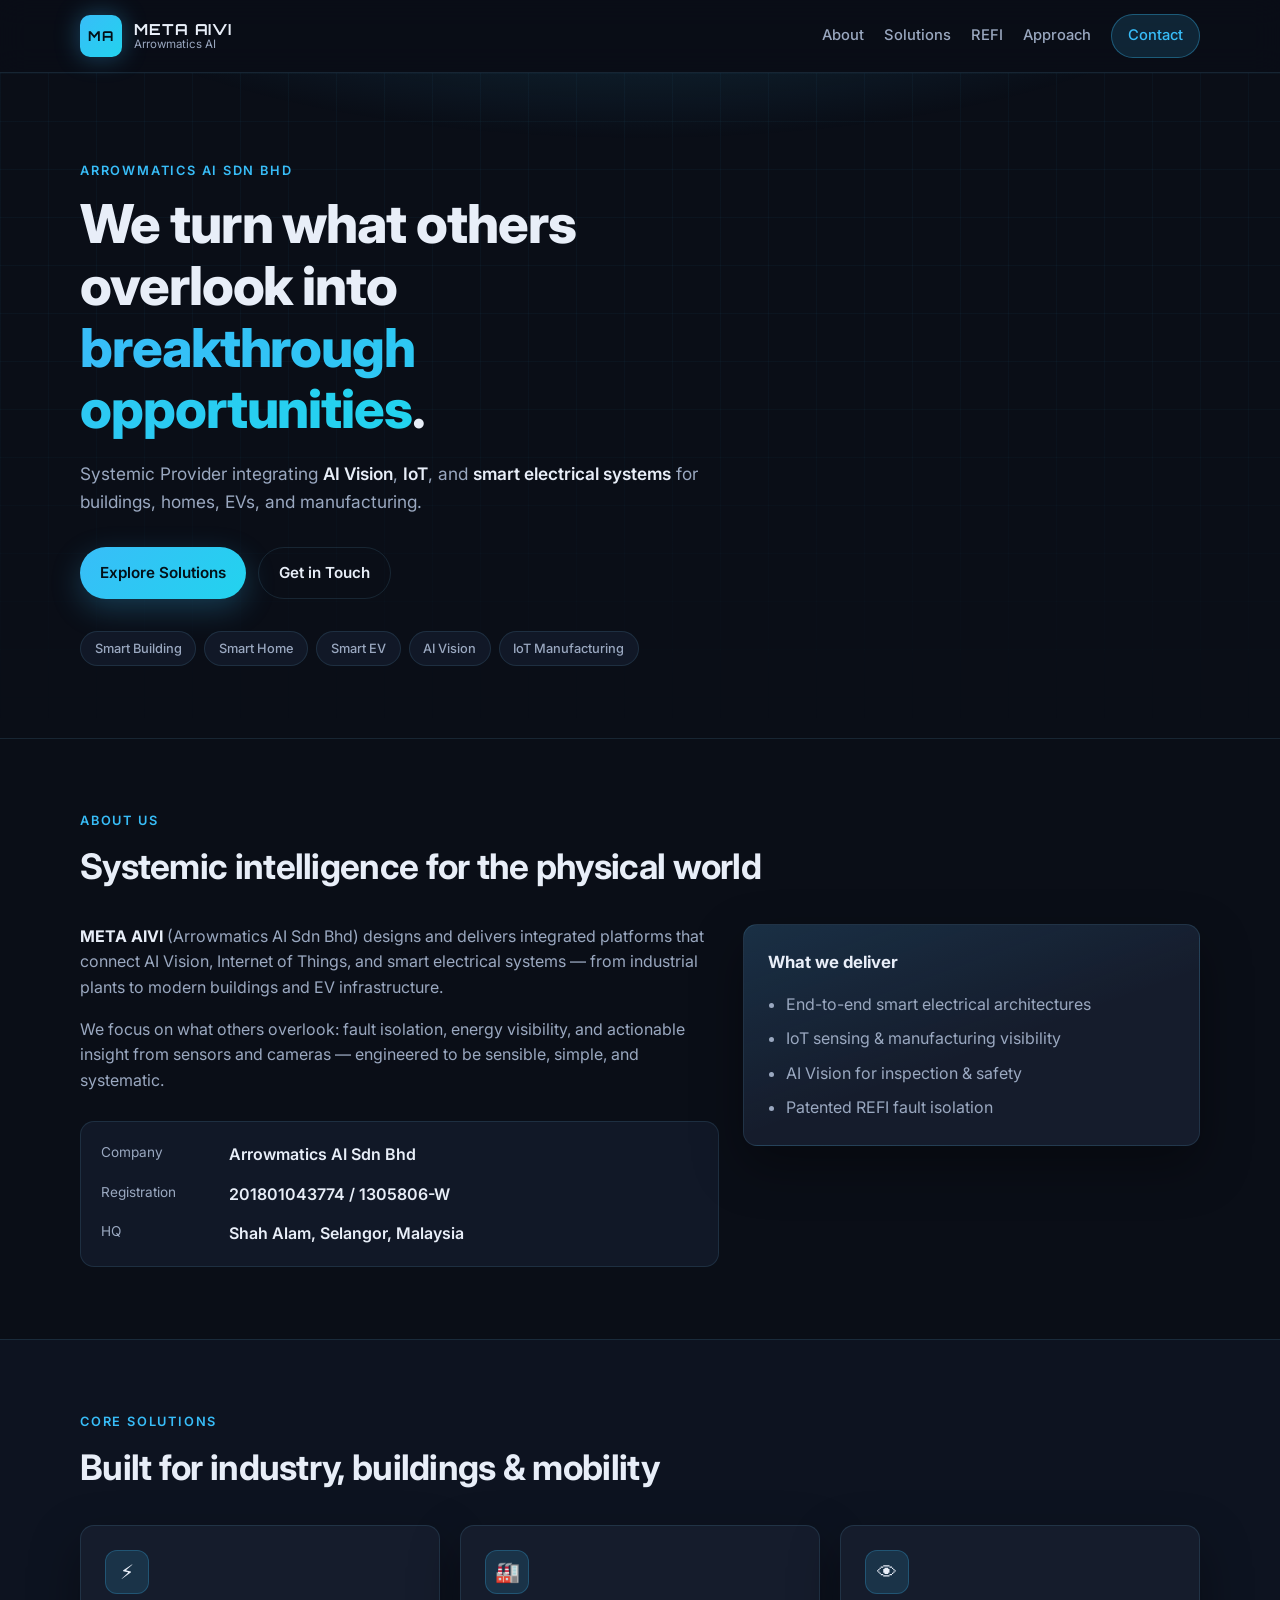
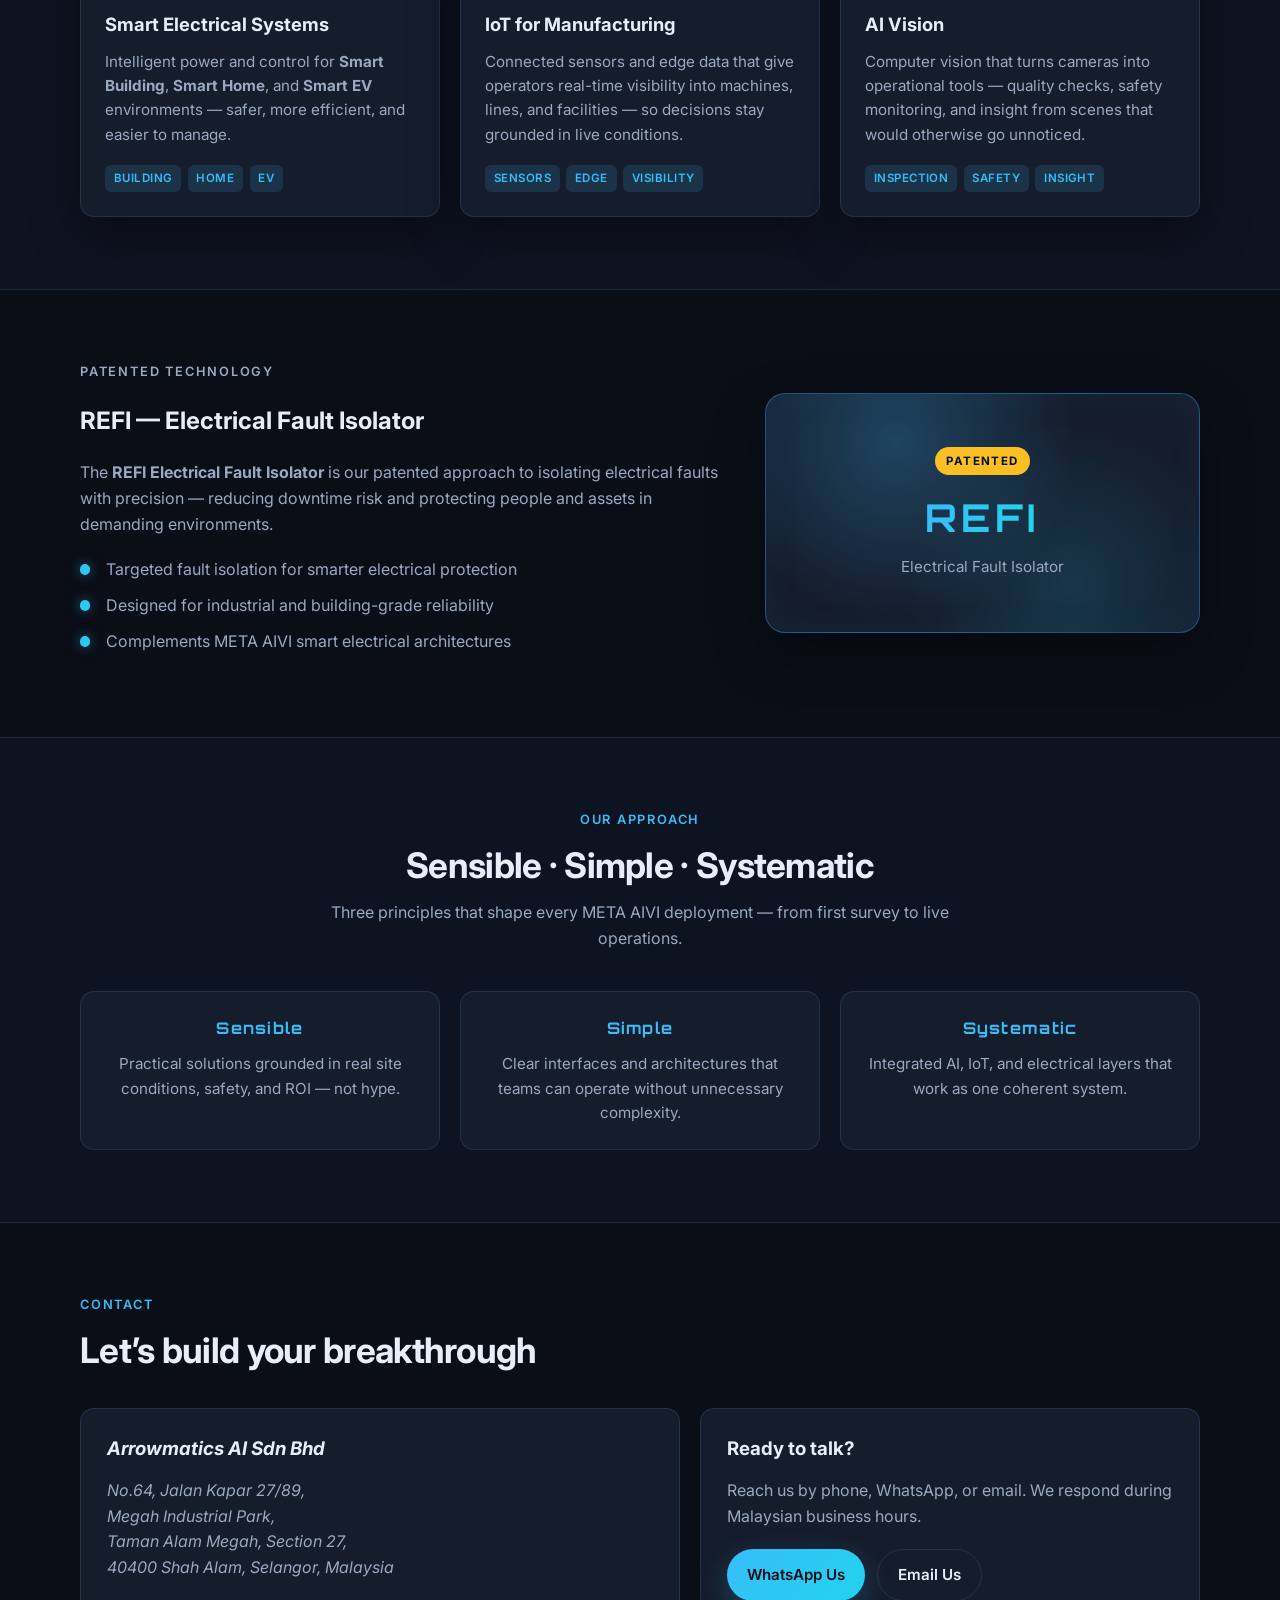
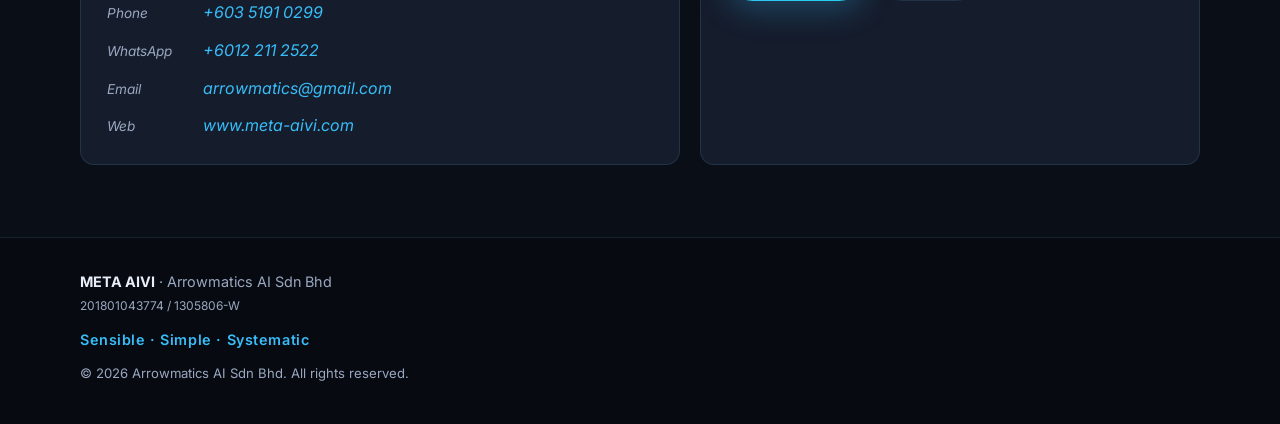
<file: index.html>
<!DOCTYPE html>
<html lang="en">
<head>
  <meta charset="UTF-8" />
  <meta name="viewport" content="width=device-width, initial-scale=1.0" />
  <meta name="description" content="Arrowmatics AI (META AIVI) — Systemic Provider integrating AI Vision, IoT, and smart electrical systems. We turn what others overlook into breakthrough opportunities." />
  <meta name="theme-color" content="#0a0e17" />
  <title>META AIVI | Arrowmatics AI — Smart Electrical, IoT &amp; AI Vision</title>
  <link rel="stylesheet" href="styles.css" />
  <link rel="preconnect" href="https://fonts.googleapis.com" />
  <link rel="preconnect" href="https://fonts.gstatic.com" crossorigin />
  <link href="https://fonts.googleapis.com/css2?family=Inter:wght@400;500;600;700;800&family=Orbitron:wght@600;700&display=swap" rel="stylesheet" />
</head>
<body>
  <header class="site-header">
    <div class="container header-inner">
      <a href="#home" class="logo">
        <span class="logo-mark">MA</span>
        <span class="logo-text">
          <strong>META AIVI</strong>
          <small>Arrowmatics AI</small>
        </span>
      </a>
      <button class="nav-toggle" id="navToggle" aria-label="Open menu" aria-expanded="false">
        <span></span><span></span><span></span>
      </button>
      <nav class="site-nav" id="siteNav">
        <a href="#about">About</a>
        <a href="#solutions">Solutions</a>
        <a href="#refi">REFI</a>
        <a href="#approach">Approach</a>
        <a href="#contact" class="nav-cta">Contact</a>
      </nav>
    </div>
  </header>

  <main>
    <section id="home" class="hero">
      <div class="hero-grid" aria-hidden="true"></div>
      <div class="container hero-content">
        <p class="eyebrow">Arrowmatics AI Sdn Bhd</p>
        <h1>We turn what others overlook into <span class="accent">breakthrough opportunities</span>.</h1>
        <p class="hero-lead">
          Systemic Provider integrating <strong>AI Vision</strong>, <strong>IoT</strong>, and
          <strong>smart electrical systems</strong> for buildings, homes, EVs, and manufacturing.
        </p>
        <div class="hero-actions">
          <a href="#solutions" class="btn btn-primary">Explore Solutions</a>
          <a href="#contact" class="btn btn-ghost">Get in Touch</a>
        </div>
        <ul class="hero-pills" aria-label="Core focus areas">
          <li>Smart Building</li>
          <li>Smart Home</li>
          <li>Smart EV</li>
          <li>AI Vision</li>
          <li>IoT Manufacturing</li>
        </ul>
      </div>
    </section>

    <section id="about" class="section">
      <div class="container">
        <div class="section-head">
          <p class="eyebrow">About Us</p>
          <h2>Systemic intelligence for the physical world</h2>
        </div>
        <div class="about-grid">
          <div class="about-copy">
            <p>
              <strong>META AIVI</strong> (Arrowmatics AI Sdn Bhd) designs and delivers integrated
              platforms that connect AI Vision, Internet of Things, and smart electrical systems —
              from industrial plants to modern buildings and EV infrastructure.
            </p>
            <p>
              We focus on what others overlook: fault isolation, energy visibility, and actionable
              insight from sensors and cameras — engineered to be sensible, simple, and systematic.
            </p>
            <dl class="company-meta">
              <div>
                <dt>Company</dt>
                <dd>Arrowmatics AI Sdn Bhd</dd>
              </div>
              <div>
                <dt>Registration</dt>
                <dd>201801043774 / 1305806-W</dd>
              </div>
              <div>
                <dt>HQ</dt>
                <dd>Shah Alam, Selangor, Malaysia</dd>
              </div>
            </dl>
          </div>
          <aside class="about-card">
            <h3>What we deliver</h3>
            <ul>
              <li>End-to-end smart electrical architectures</li>
              <li>IoT sensing &amp; manufacturing visibility</li>
              <li>AI Vision for inspection &amp; safety</li>
              <li>Patented REFI fault isolation</li>
            </ul>
          </aside>
        </div>
      </div>
    </section>

    <section id="solutions" class="section section-alt">
      <div class="container">
        <div class="section-head">
          <p class="eyebrow">Core Solutions</p>
          <h2>Built for industry, buildings &amp; mobility</h2>
        </div>
        <div class="cards">
          <article class="card">
            <div class="card-icon" aria-hidden="true">⚡</div>
            <h3>Smart Electrical Systems</h3>
            <p>
              Intelligent power and control for <strong>Smart Building</strong>,
              <strong>Smart Home</strong>, and <strong>Smart EV</strong> environments —
              safer, more efficient, and easier to manage.
            </p>
            <ul class="card-tags">
              <li>Building</li>
              <li>Home</li>
              <li>EV</li>
            </ul>
          </article>
          <article class="card">
            <div class="card-icon" aria-hidden="true">🏭</div>
            <h3>IoT for Manufacturing</h3>
            <p>
              Connected sensors and edge data that give operators real-time visibility into
              machines, lines, and facilities — so decisions stay grounded in live conditions.
            </p>
            <ul class="card-tags">
              <li>Sensors</li>
              <li>Edge</li>
              <li>Visibility</li>
            </ul>
          </article>
          <article class="card">
            <div class="card-icon" aria-hidden="true">👁</div>
            <h3>AI Vision</h3>
            <p>
              Computer vision that turns cameras into operational tools — quality checks,
              safety monitoring, and insight from scenes that would otherwise go unnoticed.
            </p>
            <ul class="card-tags">
              <li>Inspection</li>
              <li>Safety</li>
              <li>Insight</li>
            </ul>
          </article>
        </div>
      </div>
    </section>

    <section id="refi" class="section">
      <div class="container refi-layout">
        <div class="refi-copy">
          <p class="eyebrow">Patented Technology</p>
          <h2>REFI — Electrical Fault Isolator</h2>
          <p>
            The <strong>REFI Electrical Fault Isolator</strong> is our patented approach to
            isolating electrical faults with precision — reducing downtime risk and protecting
            people and assets in demanding environments.
          </p>
          <ul class="checklist">
            <li>Targeted fault isolation for smarter electrical protection</li>
            <li>Designed for industrial and building-grade reliability</li>
            <li>Complements META AIVI smart electrical architectures</li>
          </ul>
        </div>
        <div class="refi-badge">
          <span class="badge-label">Patented</span>
          <span class="badge-title">REFI</span>
          <span class="badge-sub">Electrical Fault Isolator</span>
        </div>
      </div>
    </section>

    <section id="approach" class="section section-alt">
      <div class="container">
        <div class="section-head center">
          <p class="eyebrow">Our Approach</p>
          <h2>Sensible · Simple · Systematic</h2>
          <p class="section-lead">
            Three principles that shape every META AIVI deployment — from first survey to live operations.
          </p>
        </div>
        <div class="pillars">
          <article class="pillar">
            <h3>Sensible</h3>
            <p>Practical solutions grounded in real site conditions, safety, and ROI — not hype.</p>
          </article>
          <article class="pillar">
            <h3>Simple</h3>
            <p>Clear interfaces and architectures that teams can operate without unnecessary complexity.</p>
          </article>
          <article class="pillar">
            <h3>Systematic</h3>
            <p>Integrated AI, IoT, and electrical layers that work as one coherent system.</p>
          </article>
        </div>
      </div>
    </section>

    <section id="contact" class="section contact">
      <div class="container">
        <div class="section-head">
          <p class="eyebrow">Contact</p>
          <h2>Let’s build your breakthrough</h2>
        </div>
        <div class="contact-grid">
          <address class="contact-card">
            <h3>Arrowmatics AI Sdn Bhd</h3>
            <p>
              No.64, Jalan Kapar 27/89,<br />
              Megah Industrial Park,<br />
              Taman Alam Megah, Section 27,<br />
              40400 Shah Alam, Selangor, Malaysia
            </p>
            <ul class="contact-list">
              <li>
                <span>Phone</span>
                <a href="tel:+60351910299">+603 5191 0299</a>
              </li>
              <li>
                <span>WhatsApp</span>
                <a href="https://wa.me/60122112522" target="_blank" rel="noopener noreferrer">+6012 211 2522</a>
              </li>
              <li>
                <span>Email</span>
                <a href="mailto:arrowmatics@gmail.com">arrowmatics@gmail.com</a>
              </li>
              <li>
                <span>Web</span>
                <a href="https://www.meta-aivi.com">www.meta-aivi.com</a>
              </li>
            </ul>
          </address>
          <div class="contact-cta-panel">
            <h3>Ready to talk?</h3>
            <p>Reach us by phone, WhatsApp, or email. We respond during Malaysian business hours.</p>
            <div class="hero-actions">
              <a class="btn btn-primary" href="https://wa.me/60122112522" target="_blank" rel="noopener noreferrer">WhatsApp Us</a>
              <a class="btn btn-ghost" href="mailto:arrowmatics@gmail.com">Email Us</a>
            </div>
          </div>
        </div>
      </div>
    </section>
  </main>

  <footer class="site-footer">
    <div class="container footer-inner">
      <div>
        <strong>META AIVI</strong> · Arrowmatics AI Sdn Bhd<br />
        <small>201801043774 / 1305806-W</small>
      </div>
      <p class="footer-tag">Sensible · Simple · Systematic</p>
      <p class="footer-copy">&copy; <span id="year"></span> Arrowmatics AI Sdn Bhd. All rights reserved.</p>
    </div>
  </footer>

  <script>
    (function () {
      var toggle = document.getElementById('navToggle');
      var nav = document.getElementById('siteNav');
      var year = document.getElementById('year');
      if (year) year.textContent = new Date().getFullYear();
      if (toggle && nav) {
        toggle.addEventListener('click', function () {
          var open = nav.classList.toggle('is-open');
          toggle.setAttribute('aria-expanded', open ? 'true' : 'false');
          toggle.setAttribute('aria-label', open ? 'Close menu' : 'Open menu');
        });
        nav.querySelectorAll('a').forEach(function (link) {
          link.addEventListener('click', function () {
            nav.classList.remove('is-open');
            toggle.setAttribute('aria-expanded', 'false');
            toggle.setAttribute('aria-label', 'Open menu');
          });
        });
      }
    })();
  </script>
</body>
</html>
</file>
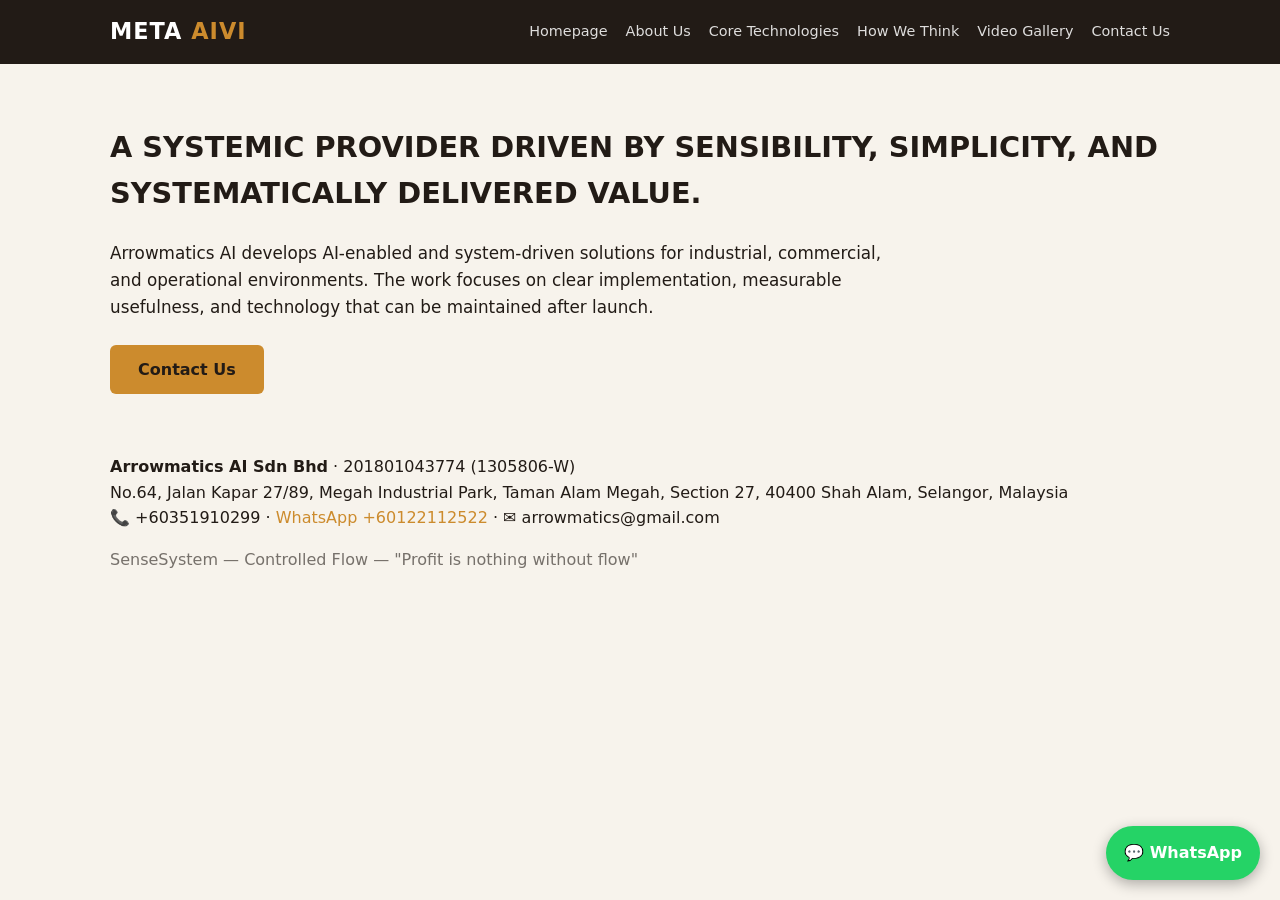
<file: pages/about.html>
<!DOCTYPE html>
<html lang="en">
<head>
<meta charset="utf-8"><meta name="viewport" content="width=device-width,initial-scale=1">
<title>About Us — META AIVI</title>
<meta name="description" content="Arrowmatics AI — a Systemic Provider delivering AI Vision, IoT and smart electrical systems.">
<link rel="stylesheet" href="../assets/css/style.css">
</head>
<body>
<header><div class="wrap"><div class="logo">META <span>AIVI</span></div><nav id="nav"></nav></div></header>
<section><div class="wrap">
  <h2 class="section-title" id="t"></h2>
  <p id="b" style="max-width:780px;font-size:1.05rem"></p>
  <a class="btn" href="contact.html" style="margin-top:24px">Contact Us</a>
</div></section>
<footer id="footer"></footer>
<a class="whatsapp-float" id="wa" target="_blank">💬 WhatsApp</a>
<script src="../assets/js/cms.js"></script>
<script>(async()=>{const c=await CMS.loadContent();
document.getElementById('nav').innerHTML=CMS.renderNav(c.nav,'About Us');
document.getElementById('t').textContent=c.about.title;
document.getElementById('b').textContent=c.about.body;
document.getElementById('footer').innerHTML=CMS.renderFooter(c.site);
document.getElementById('wa').href=CMS.waLink(c.site.whatsapp);})();</script>
</body></html>
</file>
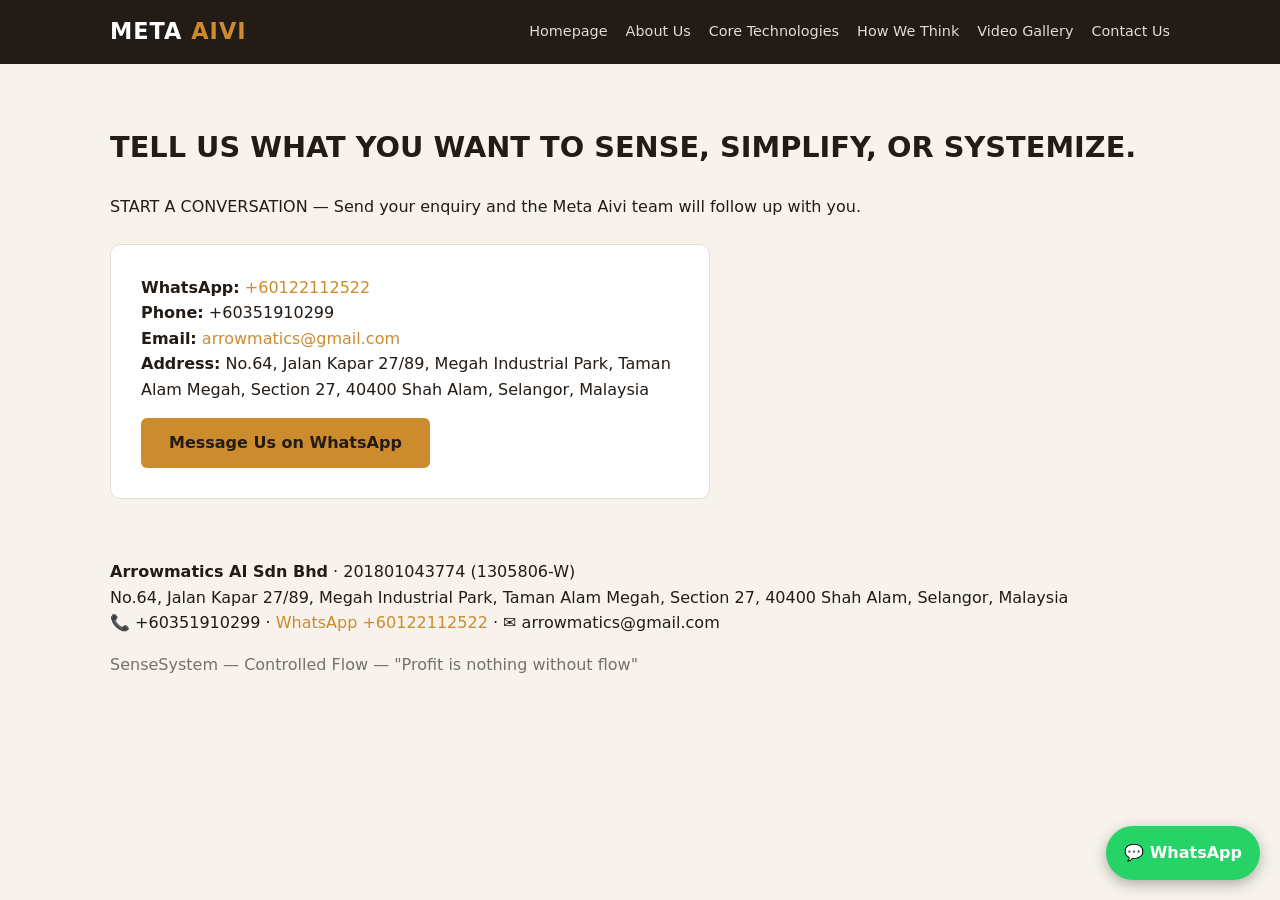
<file: pages/contact.html>
<!DOCTYPE html>
<html lang="en">
<head>
<meta charset="utf-8"><meta name="viewport" content="width=device-width,initial-scale=1">
<title>Contact Us — META AIVI</title>
<meta name="description" content="Tell us what you want to sense, simplify, or systemize. Start a conversation with Meta Aivi.">
<link rel="stylesheet" href="../assets/css/style.css">
</head>
<body>
<header><div class="wrap"><div class="logo">META <span>AIVI</span></div><nav id="nav"></nav></div></header>
<section><div class="wrap">
  <h2 class="section-title" id="t"></h2>
  <p id="s" style="margin-bottom:24px"></p>
  <div class="contact-box">
    <p><strong>WhatsApp:</strong> <a id="wa2" target="_blank"></a></p>
    <p><strong>Phone:</strong> <span id="ph"></span></p>
    <p><strong>Email:</strong> <a id="em"></a></p>
    <p><strong>Address:</strong> <span id="ad"></span></p>
    <a class="btn" id="wa1" target="_blank" style="margin-top:16px;display:inline-block">Message Us on WhatsApp</a>
  </div>
</div></section>
<footer id="footer"></footer>
<a class="whatsapp-float" id="wa" target="_blank">💬 WhatsApp</a>
<script src="../assets/js/cms.js"></script>
<script>(async()=>{const c=await CMS.loadContent();const s=c.site;
document.getElementById('nav').innerHTML=CMS.renderNav(c.nav,'Contact Us');
document.getElementById('t').textContent=c.contact.title;
document.getElementById('s').textContent=c.contact.sub;
document.getElementById('wa2').textContent=s.whatsapp;document.getElementById('wa2').href=CMS.waLink(s.whatsapp);
document.getElementById('wa1').href=CMS.waLink(s.whatsapp);
document.getElementById('ph').textContent=s.phone;
document.getElementById('em').textContent=s.email;document.getElementById('em').href='mailto:'+s.email;
document.getElementById('ad').textContent=s.address;
document.getElementById('footer').innerHTML=CMS.renderFooter(s);
document.getElementById('wa').href=CMS.waLink(s.whatsapp);})();</script>
</body></html>
</file>
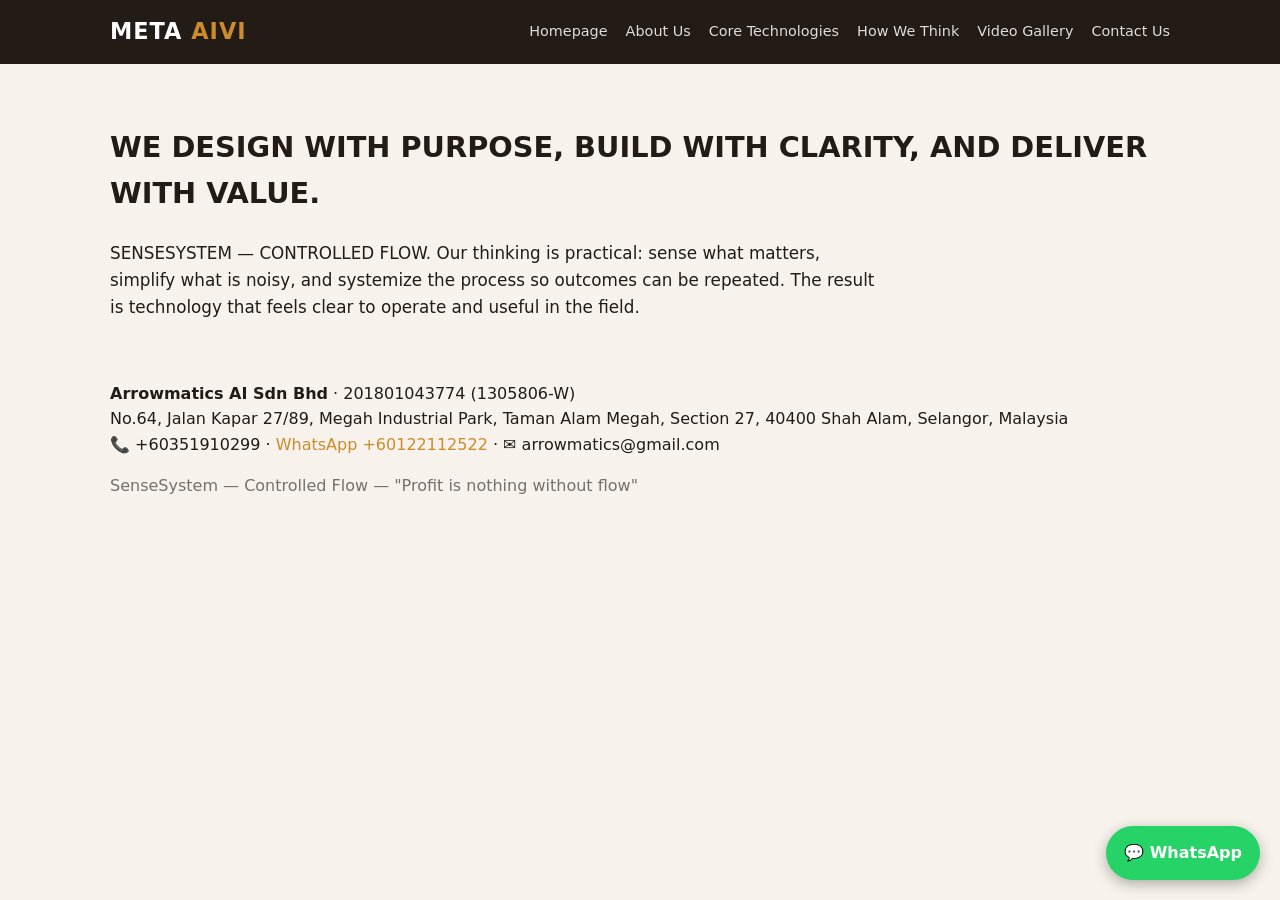
<file: pages/how-we-think.html>
<!DOCTYPE html>
<html lang="en">
<head>
<meta charset="utf-8"><meta name="viewport" content="width=device-width,initial-scale=1">
<title>How We Think — META AIVI</title>
<meta name="description" content="SenseSystem — Controlled Flow. Sense what matters, simplify what is noisy, systemize the process.">
<link rel="stylesheet" href="../assets/css/style.css">
</head>
<body>
<header><div class="wrap"><div class="logo">META <span>AIVI</span></div><nav id="nav"></nav></div></header>
<section><div class="wrap">
  <h2 class="section-title" id="t"></h2>
  <p id="b" style="max-width:780px;font-size:1.05rem"></p>
</div></section>
<footer id="footer"></footer>
<a class="whatsapp-float" id="wa" target="_blank">💬 WhatsApp</a>
<script src="../assets/js/cms.js"></script>
<script>(async()=>{const c=await CMS.loadContent();
document.getElementById('nav').innerHTML=CMS.renderNav(c.nav,'How We Think');
document.getElementById('t').textContent=c.how.title;
document.getElementById('b').textContent=c.how.body;
document.getElementById('footer').innerHTML=CMS.renderFooter(c.site);
document.getElementById('wa').href=CMS.waLink(c.site.whatsapp);})();</script>
</body></html>
</file>
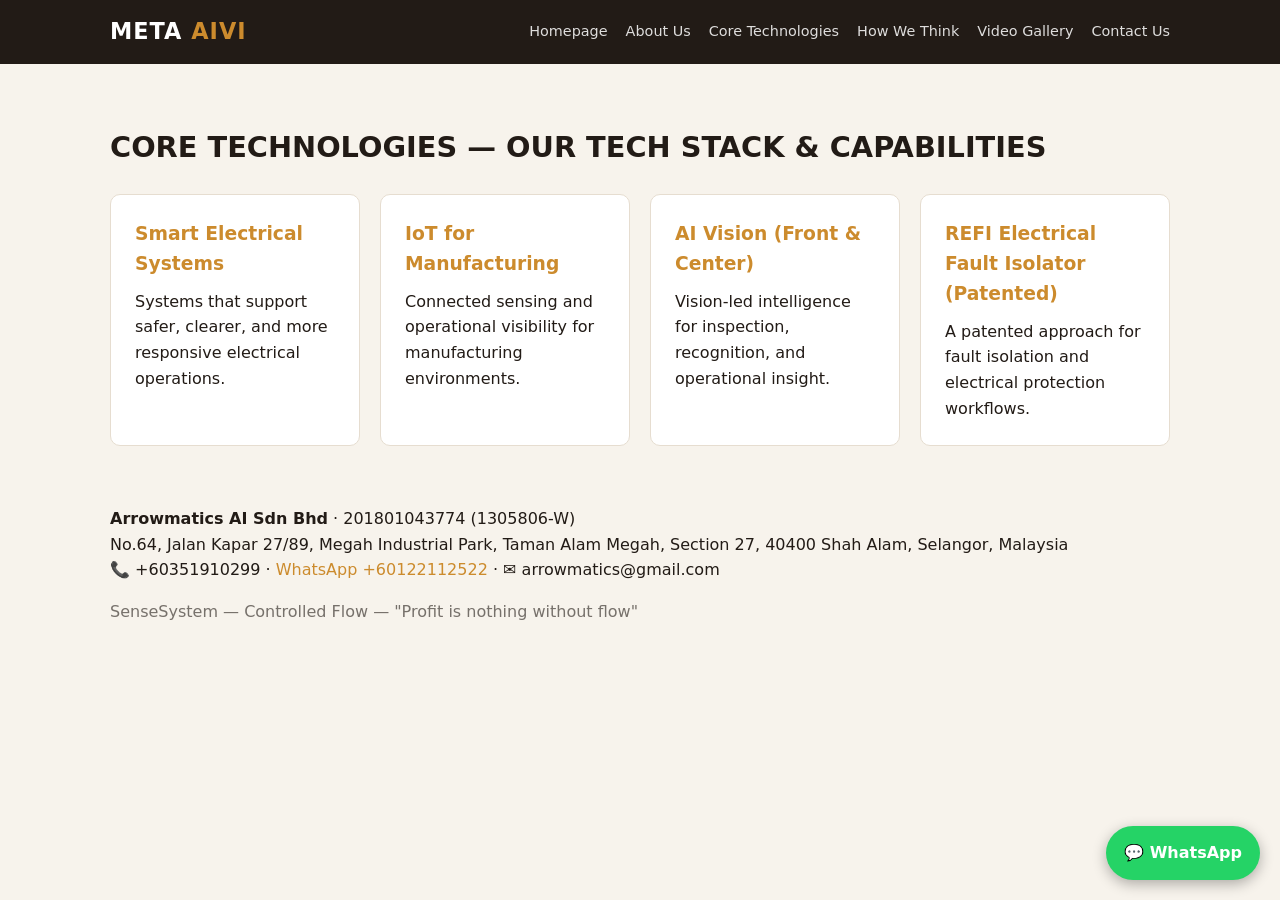
<file: pages/technologies.html>
<!DOCTYPE html>
<html lang="en">
<head>
<meta charset="utf-8"><meta name="viewport" content="width=device-width,initial-scale=1">
<title>Core Technologies — META AIVI</title>
<meta name="description" content="Our tech stack: Smart Electrical Systems, IoT for Manufacturing, AI Vision, REFI Electrical Fault Isolator.">
<link rel="stylesheet" href="../assets/css/style.css">
</head>
<body>
<header><div class="wrap"><div class="logo">META <span>AIVI</span></div><nav id="nav"></nav></div></header>
<section><div class="wrap">
  <h2 class="section-title" id="t"></h2>
  <div class="grid" id="grid"></div>
</div></section>
<footer id="footer"></footer>
<a class="whatsapp-float" id="wa" target="_blank">💬 WhatsApp</a>
<script src="../assets/js/cms.js"></script>
<script>(async()=>{const c=await CMS.loadContent();
document.getElementById('nav').innerHTML=CMS.renderNav(c.nav,'Core Technologies');
document.getElementById('t').textContent=c.technologies.title;
document.getElementById('grid').innerHTML=c.technologies.items.map(i=>
  `<div class="card"><h3>${i.name}</h3><p>${i.desc}</p></div>`).join('');
document.getElementById('footer').innerHTML=CMS.renderFooter(c.site);
document.getElementById('wa').href=CMS.waLink(c.site.whatsapp);})();</script>
</body></html>
</file>
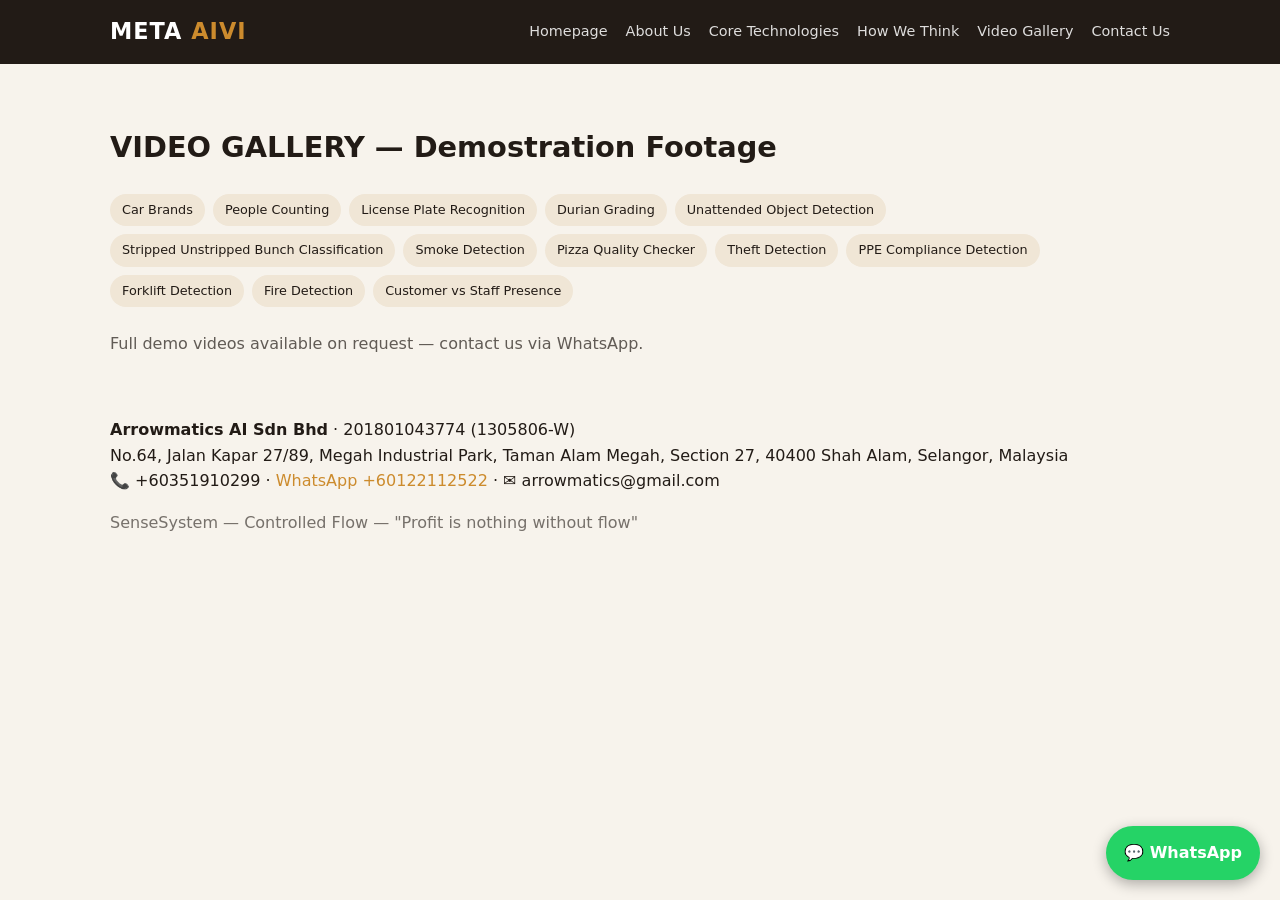
<file: pages/video-gallery.html>
<!DOCTYPE html>
<html lang="en">
<head>
<meta charset="utf-8"><meta name="viewport" content="width=device-width,initial-scale=1">
<title>Video Gallery — META AIVI</title>
<meta name="description" content="Meta Aivi demonstration footage: AI Vision use cases across industries.">
<link rel="stylesheet" href="../assets/css/style.css">
</head>
<body>
<header><div class="wrap"><div class="logo">META <span>AIVI</span></div><nav id="nav"></nav></div></header>
<section><div class="wrap">
  <h2 class="section-title">VIDEO GALLERY — Demostration Footage</h2>
  <div class="tags" id="tags"></div>
  <p style="margin-top:24px;opacity:.7">Full demo videos available on request — contact us via WhatsApp.</p>
</div></section>
<footer id="footer"></footer>
<a class="whatsapp-float" id="wa" target="_blank">💬 WhatsApp</a>
<script src="../assets/js/cms.js"></script>
<script>(async()=>{const c=await CMS.loadContent();
document.getElementById('nav').innerHTML=CMS.renderNav(c.nav,'Video Gallery');
document.getElementById('tags').innerHTML=c.home.videos.map(v=>`<span class="tag">${v}</span>`).join('');
document.getElementById('footer').innerHTML=CMS.renderFooter(c.site);
document.getElementById('wa').href=CMS.waLink(c.site.whatsapp);})();</script>
</body></html>
</file>
<file: styles.css>
/* META AIVI — Arrowmatics AI marketing site */
:root {
  --bg: #0a0e17;
  --bg-elevated: #111827;
  --bg-card: #151c2c;
  --bg-alt: #0d1320;
  --border: rgba(125, 211, 252, 0.12);
  --text: #e8eef8;
  --text-muted: #9aa8c0;
  --accent: #38bdf8;
  --accent-2: #22d3ee;
  --accent-soft: rgba(56, 189, 248, 0.14);
  --warn: #fbbf24;
  --radius: 14px;
  --shadow: 0 20px 50px rgba(0, 0, 0, 0.35);
  --font: "Inter", system-ui, -apple-system, Segoe UI, Roboto, sans-serif;
  --display: "Orbitron", Inter, sans-serif;
  --max: 1120px;
}

*,
*::before,
*::after {
  box-sizing: border-box;
}

html {
  scroll-behavior: smooth;
}

body {
  margin: 0;
  font-family: var(--font);
  background: var(--bg);
  color: var(--text);
  line-height: 1.6;
  -webkit-font-smoothing: antialiased;
}

img {
  max-width: 100%;
  display: block;
}

a {
  color: var(--accent);
  text-decoration: none;
}

a:hover {
  text-decoration: underline;
}

.container {
  width: min(100% - 2rem, var(--max));
  margin-inline: auto;
}

/* Header */
.site-header {
  position: sticky;
  top: 0;
  z-index: 50;
  backdrop-filter: blur(14px);
  background: rgba(10, 14, 23, 0.85);
  border-bottom: 1px solid var(--border);
}

.header-inner {
  display: flex;
  align-items: center;
  justify-content: space-between;
  min-height: 72px;
  gap: 1rem;
}

.logo {
  display: flex;
  align-items: center;
  gap: 0.75rem;
  color: inherit;
  text-decoration: none;
}

.logo:hover {
  text-decoration: none;
}

.logo-mark {
  width: 42px;
  height: 42px;
  border-radius: 10px;
  display: grid;
  place-items: center;
  font-family: var(--display);
  font-weight: 700;
  font-size: 0.85rem;
  letter-spacing: 0.04em;
  color: #031018;
  background: linear-gradient(135deg, var(--accent), var(--accent-2));
  box-shadow: 0 0 24px rgba(56, 189, 248, 0.35);
}

.logo-text {
  display: flex;
  flex-direction: column;
  line-height: 1.15;
}

.logo-text strong {
  font-family: var(--display);
  font-size: 0.95rem;
  letter-spacing: 0.06em;
}

.logo-text small {
  color: var(--text-muted);
  font-size: 0.72rem;
}

.site-nav {
  display: flex;
  align-items: center;
  gap: 1.25rem;
}

.site-nav a {
  color: var(--text-muted);
  font-size: 0.92rem;
  font-weight: 500;
  text-decoration: none;
}

.site-nav a:hover {
  color: var(--text);
}

.nav-cta {
  padding: 0.55rem 1rem;
  border-radius: 999px;
  background: var(--accent-soft);
  border: 1px solid rgba(56, 189, 248, 0.35);
  color: var(--accent) !important;
}

.nav-toggle {
  display: none;
  width: 42px;
  height: 42px;
  border: 1px solid var(--border);
  border-radius: 10px;
  background: var(--bg-elevated);
  padding: 0;
  cursor: pointer;
  flex-direction: column;
  align-items: center;
  justify-content: center;
  gap: 5px;
}

.nav-toggle span {
  display: block;
  width: 18px;
  height: 2px;
  background: var(--text);
  border-radius: 2px;
}

/* Hero */
.hero {
  position: relative;
  padding: 5.5rem 0 4.5rem;
  overflow: hidden;
  border-bottom: 1px solid var(--border);
}

.hero-grid {
  position: absolute;
  inset: 0;
  background:
    radial-gradient(ellipse 80% 50% at 50% -20%, rgba(56, 189, 248, 0.22), transparent 60%),
    linear-gradient(rgba(56, 189, 248, 0.04) 1px, transparent 1px),
    linear-gradient(90deg, rgba(56, 189, 248, 0.04) 1px, transparent 1px);
  background-size: auto, 48px 48px, 48px 48px;
  mask-image: linear-gradient(to bottom, black 40%, transparent);
  pointer-events: none;
}

.hero-content {
  position: relative;
}

.eyebrow {
  margin: 0 0 0.75rem;
  color: var(--accent);
  font-size: 0.8rem;
  font-weight: 600;
  letter-spacing: 0.14em;
  text-transform: uppercase;
}

.hero h1 {
  margin: 0 0 1.25rem;
  max-width: 18ch;
  font-size: clamp(2rem, 5vw, 3.35rem);
  line-height: 1.15;
  font-weight: 800;
  letter-spacing: -0.02em;
}

.accent {
  background: linear-gradient(90deg, var(--accent), var(--accent-2));
  -webkit-background-clip: text;
  background-clip: text;
  color: transparent;
}

.hero-lead {
  max-width: 42rem;
  margin: 0 0 2rem;
  color: var(--text-muted);
  font-size: 1.08rem;
}

.hero-lead strong {
  color: var(--text);
  font-weight: 600;
}

.hero-actions {
  display: flex;
  flex-wrap: wrap;
  gap: 0.75rem;
  margin-bottom: 2rem;
}

.btn {
  display: inline-flex;
  align-items: center;
  justify-content: center;
  padding: 0.8rem 1.25rem;
  border-radius: 999px;
  font-weight: 600;
  font-size: 0.95rem;
  text-decoration: none;
  transition: transform 0.15s ease, box-shadow 0.15s ease, background 0.15s ease;
}

.btn:hover {
  text-decoration: none;
  transform: translateY(-1px);
}

.btn-primary {
  color: #031018;
  background: linear-gradient(135deg, var(--accent), var(--accent-2));
  box-shadow: 0 10px 30px rgba(56, 189, 248, 0.25);
}

.btn-ghost {
  color: var(--text);
  background: transparent;
  border: 1px solid var(--border);
}

.btn-ghost:hover {
  border-color: rgba(56, 189, 248, 0.4);
  background: var(--accent-soft);
}

.hero-pills {
  list-style: none;
  margin: 0;
  padding: 0;
  display: flex;
  flex-wrap: wrap;
  gap: 0.5rem;
}

.hero-pills li {
  padding: 0.4rem 0.85rem;
  border-radius: 999px;
  font-size: 0.8rem;
  font-weight: 500;
  color: var(--text-muted);
  background: var(--bg-elevated);
  border: 1px solid var(--border);
}

/* Sections */
.section {
  padding: 4.5rem 0;
}

.section-alt {
  background: var(--bg-alt);
  border-block: 1px solid var(--border);
}

.section-head {
  margin-bottom: 2.25rem;
}

.section-head.center {
  text-align: center;
  max-width: 40rem;
  margin-inline: auto;
  margin-bottom: 2.5rem;
}

.section-head h2 {
  margin: 0;
  font-size: clamp(1.6rem, 3vw, 2.2rem);
  letter-spacing: -0.02em;
  line-height: 1.25;
}

.section-lead {
  margin: 0.85rem 0 0;
  color: var(--text-muted);
}

/* About */
.about-grid {
  display: grid;
  grid-template-columns: 1.4fr 1fr;
  gap: 1.5rem;
  align-items: start;
}

.about-copy p {
  color: var(--text-muted);
  margin-top: 0;
}

.about-copy strong {
  color: var(--text);
}

.company-meta {
  display: grid;
  gap: 0.85rem;
  margin: 1.75rem 0 0;
  padding: 1.25rem;
  border-radius: var(--radius);
  background: var(--bg-elevated);
  border: 1px solid var(--border);
}

.company-meta div {
  display: grid;
  grid-template-columns: 7.5rem 1fr;
  gap: 0.5rem;
}

.company-meta dt {
  margin: 0;
  color: var(--text-muted);
  font-size: 0.85rem;
}

.company-meta dd {
  margin: 0;
  font-weight: 600;
}

.about-card {
  padding: 1.5rem;
  border-radius: var(--radius);
  background: linear-gradient(160deg, rgba(56, 189, 248, 0.12), transparent 55%), var(--bg-card);
  border: 1px solid var(--border);
  box-shadow: var(--shadow);
}

.about-card h3 {
  margin: 0 0 1rem;
  font-size: 1.05rem;
}

.about-card ul {
  margin: 0;
  padding-left: 1.1rem;
  color: var(--text-muted);
}

.about-card li + li {
  margin-top: 0.55rem;
}

/* Cards */
.cards {
  display: grid;
  grid-template-columns: repeat(3, 1fr);
  gap: 1.25rem;
}

.card {
  padding: 1.5rem;
  border-radius: var(--radius);
  background: var(--bg-card);
  border: 1px solid var(--border);
  box-shadow: var(--shadow);
}

.card-icon {
  width: 44px;
  height: 44px;
  display: grid;
  place-items: center;
  border-radius: 12px;
  margin-bottom: 1rem;
  background: var(--accent-soft);
  border: 1px solid rgba(56, 189, 248, 0.25);
  font-size: 1.25rem;
}

.card h3 {
  margin: 0 0 0.65rem;
  font-size: 1.15rem;
}

.card p {
  margin: 0;
  color: var(--text-muted);
  font-size: 0.95rem;
}

.card-tags {
  list-style: none;
  display: flex;
  flex-wrap: wrap;
  gap: 0.4rem;
  margin: 1.15rem 0 0;
  padding: 0;
}

.card-tags li {
  font-size: 0.72rem;
  font-weight: 600;
  letter-spacing: 0.04em;
  text-transform: uppercase;
  color: var(--accent);
  padding: 0.25rem 0.55rem;
  border-radius: 6px;
  background: var(--accent-soft);
}

/* REFI */
.refi-layout {
  display: grid;
  grid-template-columns: 1.5fr 1fr;
  gap: 2rem;
  align-items: center;
}

.refi-copy p {
  color: var(--text-muted);
}

.checklist {
  margin: 1.25rem 0 0;
  padding: 0;
  list-style: none;
}

.checklist li {
  position: relative;
  padding-left: 1.6rem;
  margin-bottom: 0.65rem;
  color: var(--text-muted);
}

.checklist li::before {
  content: "";
  position: absolute;
  left: 0;
  top: 0.45rem;
  width: 0.65rem;
  height: 0.65rem;
  border-radius: 50%;
  background: linear-gradient(135deg, var(--accent), var(--accent-2));
  box-shadow: 0 0 12px rgba(56, 189, 248, 0.5);
}

.refi-badge {
  display: flex;
  flex-direction: column;
  align-items: center;
  justify-content: center;
  text-align: center;
  min-height: 240px;
  padding: 2rem;
  border-radius: 20px;
  background:
    radial-gradient(circle at 30% 20%, rgba(56, 189, 248, 0.25), transparent 50%),
    radial-gradient(circle at 70% 80%, rgba(34, 211, 238, 0.15), transparent 45%),
    var(--bg-card);
  border: 1px solid rgba(56, 189, 248, 0.35);
  box-shadow: var(--shadow), inset 0 0 40px rgba(56, 189, 248, 0.05);
}

.badge-label {
  display: inline-block;
  margin-bottom: 0.75rem;
  padding: 0.3rem 0.7rem;
  border-radius: 999px;
  font-size: 0.72rem;
  font-weight: 700;
  letter-spacing: 0.12em;
  text-transform: uppercase;
  color: #031018;
  background: var(--warn);
}

.badge-title {
  font-family: var(--display);
  font-size: 2.4rem;
  font-weight: 700;
  letter-spacing: 0.12em;
  background: linear-gradient(90deg, var(--accent), var(--accent-2));
  -webkit-background-clip: text;
  background-clip: text;
  color: transparent;
}

.badge-sub {
  margin-top: 0.4rem;
  color: var(--text-muted);
  font-size: 0.95rem;
}

/* Pillars */
.pillars {
  display: grid;
  grid-template-columns: repeat(3, 1fr);
  gap: 1.25rem;
}

.pillar {
  padding: 1.5rem;
  border-radius: var(--radius);
  background: var(--bg-card);
  border: 1px solid var(--border);
  text-align: center;
}

.pillar h3 {
  margin: 0 0 0.65rem;
  font-family: var(--display);
  font-size: 1rem;
  letter-spacing: 0.08em;
  color: var(--accent);
}

.pillar p {
  margin: 0;
  color: var(--text-muted);
  font-size: 0.95rem;
}

/* Contact */
.contact-grid {
  display: grid;
  grid-template-columns: 1.2fr 1fr;
  gap: 1.25rem;
}

.contact-card,
.contact-cta-panel {
  padding: 1.6rem;
  border-radius: var(--radius);
  background: var(--bg-card);
  border: 1px solid var(--border);
}

.contact-card h3,
.contact-cta-panel h3 {
  margin: 0 0 0.85rem;
}

.contact-card address {
  font-style: normal;
}

.contact-card p {
  margin: 0 0 1.25rem;
  color: var(--text-muted);
}

.contact-list {
  list-style: none;
  margin: 0;
  padding: 0;
  display: grid;
  gap: 0.75rem;
}

.contact-list li {
  display: grid;
  grid-template-columns: 5.5rem 1fr;
  gap: 0.5rem;
  align-items: baseline;
}

.contact-list span {
  color: var(--text-muted);
  font-size: 0.85rem;
}

.contact-cta-panel p {
  color: var(--text-muted);
  margin: 0 0 1.25rem;
}

.contact-cta-panel .hero-actions {
  margin-bottom: 0;
}

/* Footer */
.site-footer {
  border-top: 1px solid var(--border);
  padding: 2rem 0 2.5rem;
  background: #070a11;
}

.footer-inner {
  display: grid;
  gap: 0.75rem;
  color: var(--text-muted);
  font-size: 0.9rem;
}

.footer-inner strong {
  color: var(--text);
}

.footer-tag {
  margin: 0;
  color: var(--accent);
  font-weight: 600;
  letter-spacing: 0.04em;
}

.footer-copy {
  margin: 0;
  font-size: 0.82rem;
}

/* Responsive */
@media (max-width: 900px) {
  .about-grid,
  .cards,
  .refi-layout,
  .pillars,
  .contact-grid {
    grid-template-columns: 1fr;
  }
}

@media (max-width: 768px) {
  .nav-toggle {
    display: flex;
  }

  .site-nav {
    position: absolute;
    top: 72px;
    left: 0;
    right: 0;
    display: none;
    flex-direction: column;
    align-items: stretch;
    gap: 0;
    padding: 0.75rem 1rem 1rem;
    background: rgba(10, 14, 23, 0.97);
    border-bottom: 1px solid var(--border);
  }

  .site-nav.is-open {
    display: flex;
  }

  .site-nav a {
    padding: 0.85rem 0.5rem;
    border-bottom: 1px solid var(--border);
  }

  .nav-cta {
    margin-top: 0.5rem;
    text-align: center;
  }

  .hero {
    padding-top: 3.5rem;
  }

  .company-meta div,
  .contact-list li {
    grid-template-columns: 1fr;
  }

  .section-head.center {
    margin-inline: auto;
  }
}

@media (prefers-reduced-motion: reduce) {
  html {
    scroll-behavior: auto;
  }

  .btn {
    transition: none;
  }
}
</file>
<file: assets/css/style.css>
:root{
  --accent:#cc8b2d;
  --dark:#221b16;
  --light:#f7f3ec;
  --muted:#8a7d6e;
}
*{box-sizing:border-box;margin:0;padding:0}
body{font-family:'Inter',system-ui,sans-serif;color:var(--dark);background:var(--light);line-height:1.6}
a{color:var(--accent);text-decoration:none}
.wrap{max-width:1100px;margin:0 auto;padding:0 20px}
header{background:var(--dark);color:#fff;padding:14px 0;position:sticky;top:0;z-index:10}
header .wrap{display:flex;align-items:center;justify-content:space-between;flex-wrap:wrap;gap:10px}
.logo{font-weight:800;font-size:1.4rem;letter-spacing:1px}
.logo span{color:var(--accent)}
nav{display:flex;gap:18px;flex-wrap:wrap}
nav a{color:#fff;font-size:.9rem;opacity:.85}
nav a:hover{opacity:1;color:var(--accent)}
.hero{background:linear-gradient(135deg,var(--dark),#3a2c20);color:#fff;padding:80px 0;text-align:center}
.hero h1{font-size:2.4rem;letter-spacing:2px;margin-bottom:12px}
.hero .sub{color:var(--accent);font-weight:700;letter-spacing:1px;margin-bottom:20px}
.hero p{max-width:680px;margin:0 auto 30px;opacity:.9}
.btn{display:inline-block;background:var(--accent);color:var(--dark);font-weight:700;padding:12px 28px;border-radius:6px}
.btn:hover{opacity:.9}
section{padding:60px 0}
.section-title{font-size:1.8rem;margin-bottom:24px;color:var(--dark)}
.grid{display:grid;grid-template-columns:repeat(auto-fit,minmax(240px,1fr));gap:20px}
.card{background:#fff;border:1px solid #e6ddd0;border-radius:10px;padding:24px;transition:.2s}
.card:hover{box-shadow:0 8px 24px rgba(34,27,22,.12);transform:translateY(-3px)}
.card h3{color:var(--accent);margin-bottom:10px}
.tags{display:flex;flex-wrap:wrap;gap:8px;margin-top:16px}
.tag{background:#f0e6d6;color:var(--dark);padding:6px 12px;border-radius:20px;font-size:.8rem}
.footer{background:var(--dark);color:#fff;padding:40px 0;font-size:.9rem}
.footer a{color:var(--accent)}
.contact-box{background:#fff;border:1px solid #e6ddd0;border-radius:10px;padding:30px;max-width:600px}
.whatsapp-float{position:fixed;bottom:20px;right:20px;background:#25D366;color:#fff;padding:14px 18px;border-radius:50px;font-weight:700;box-shadow:0 4px 14px rgba(0,0,0,.3);z-index:20}
@media(max-width:600px){.hero h1{font-size:1.7rem}.section-title{font-size:1.4rem}}
</file>
